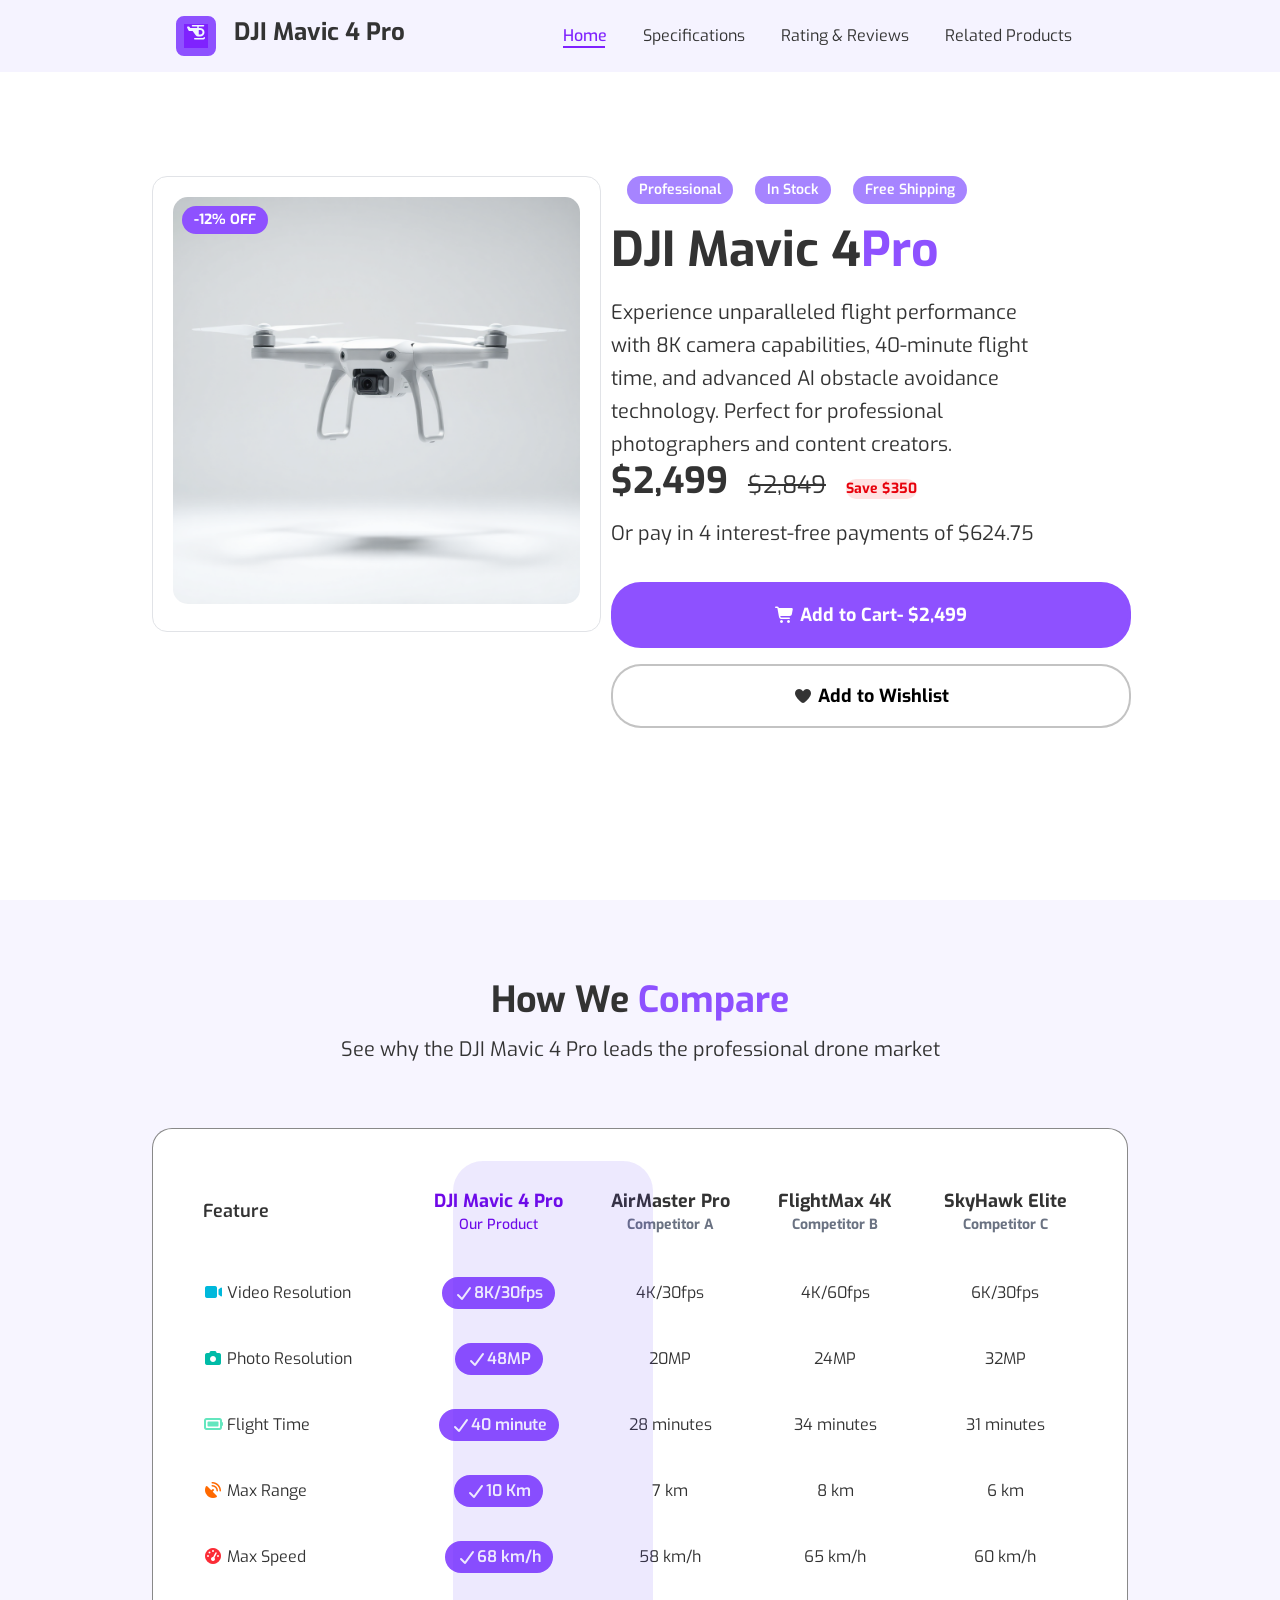
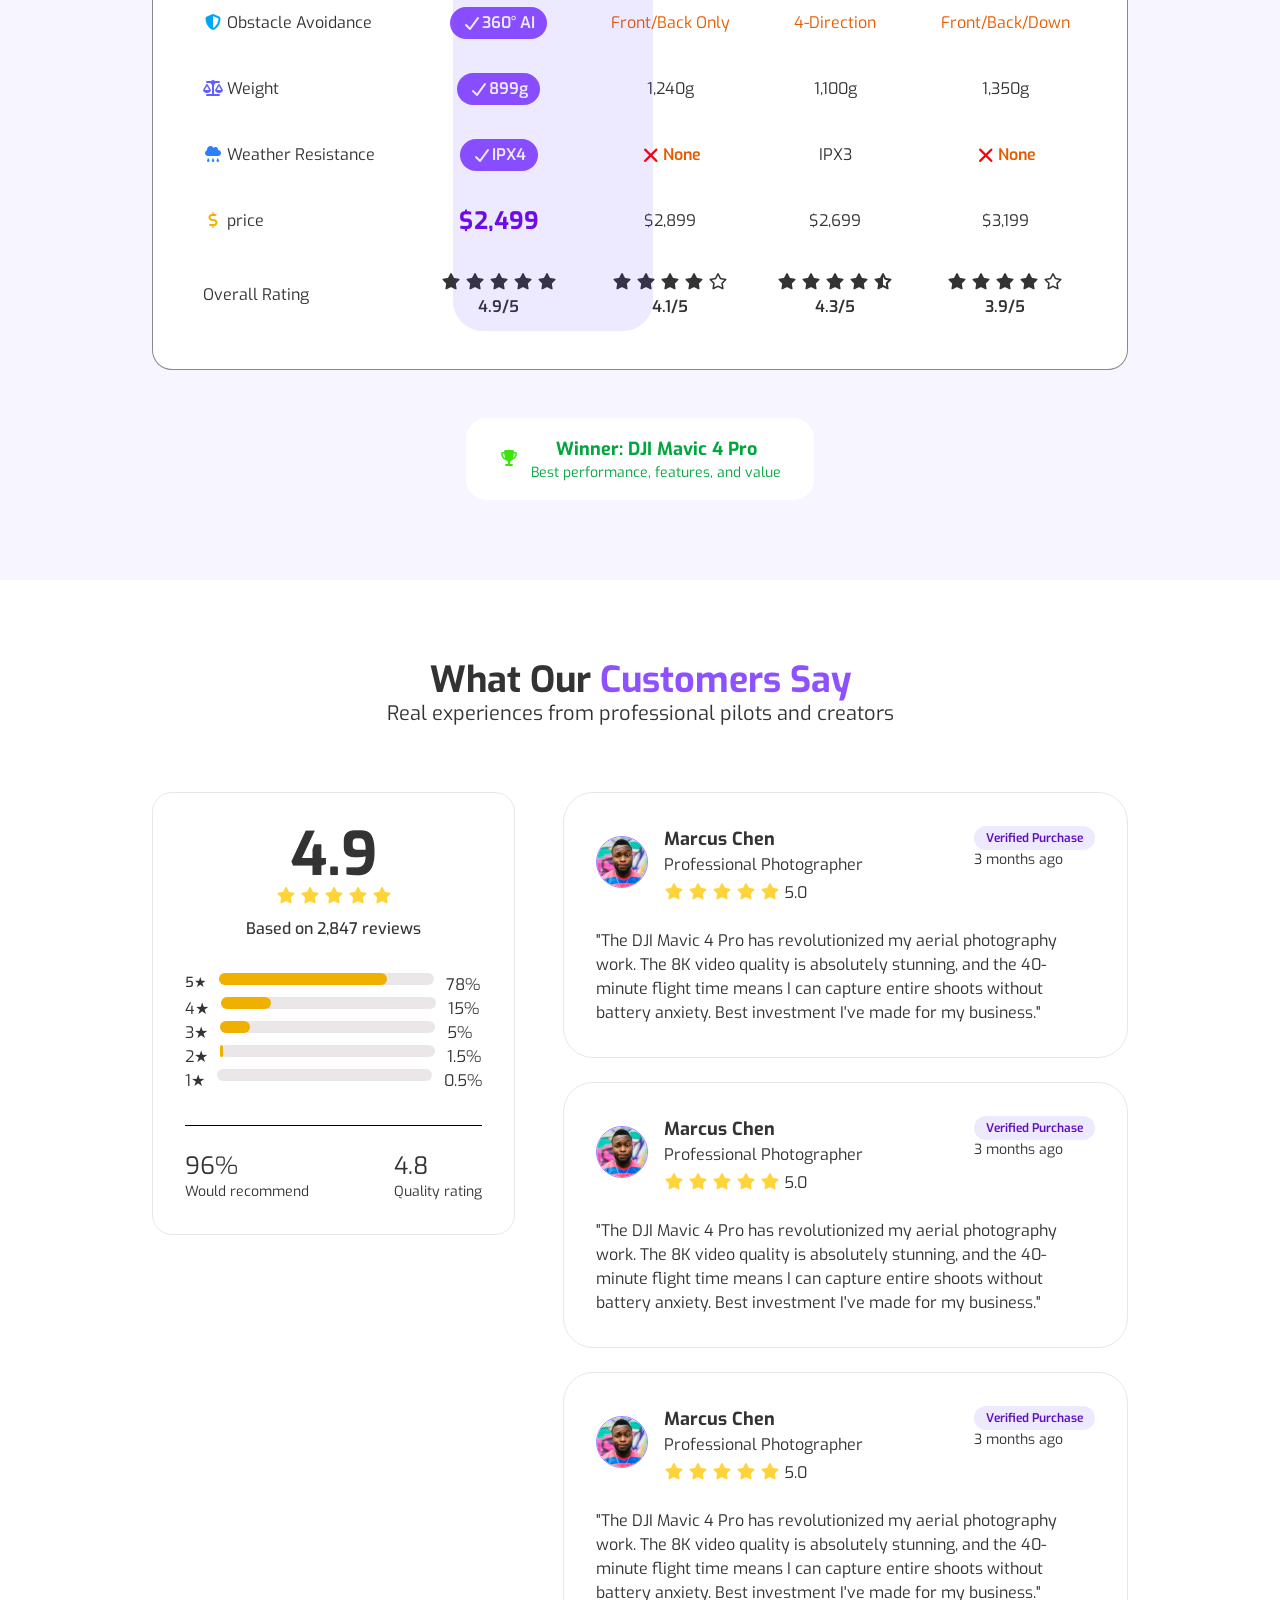
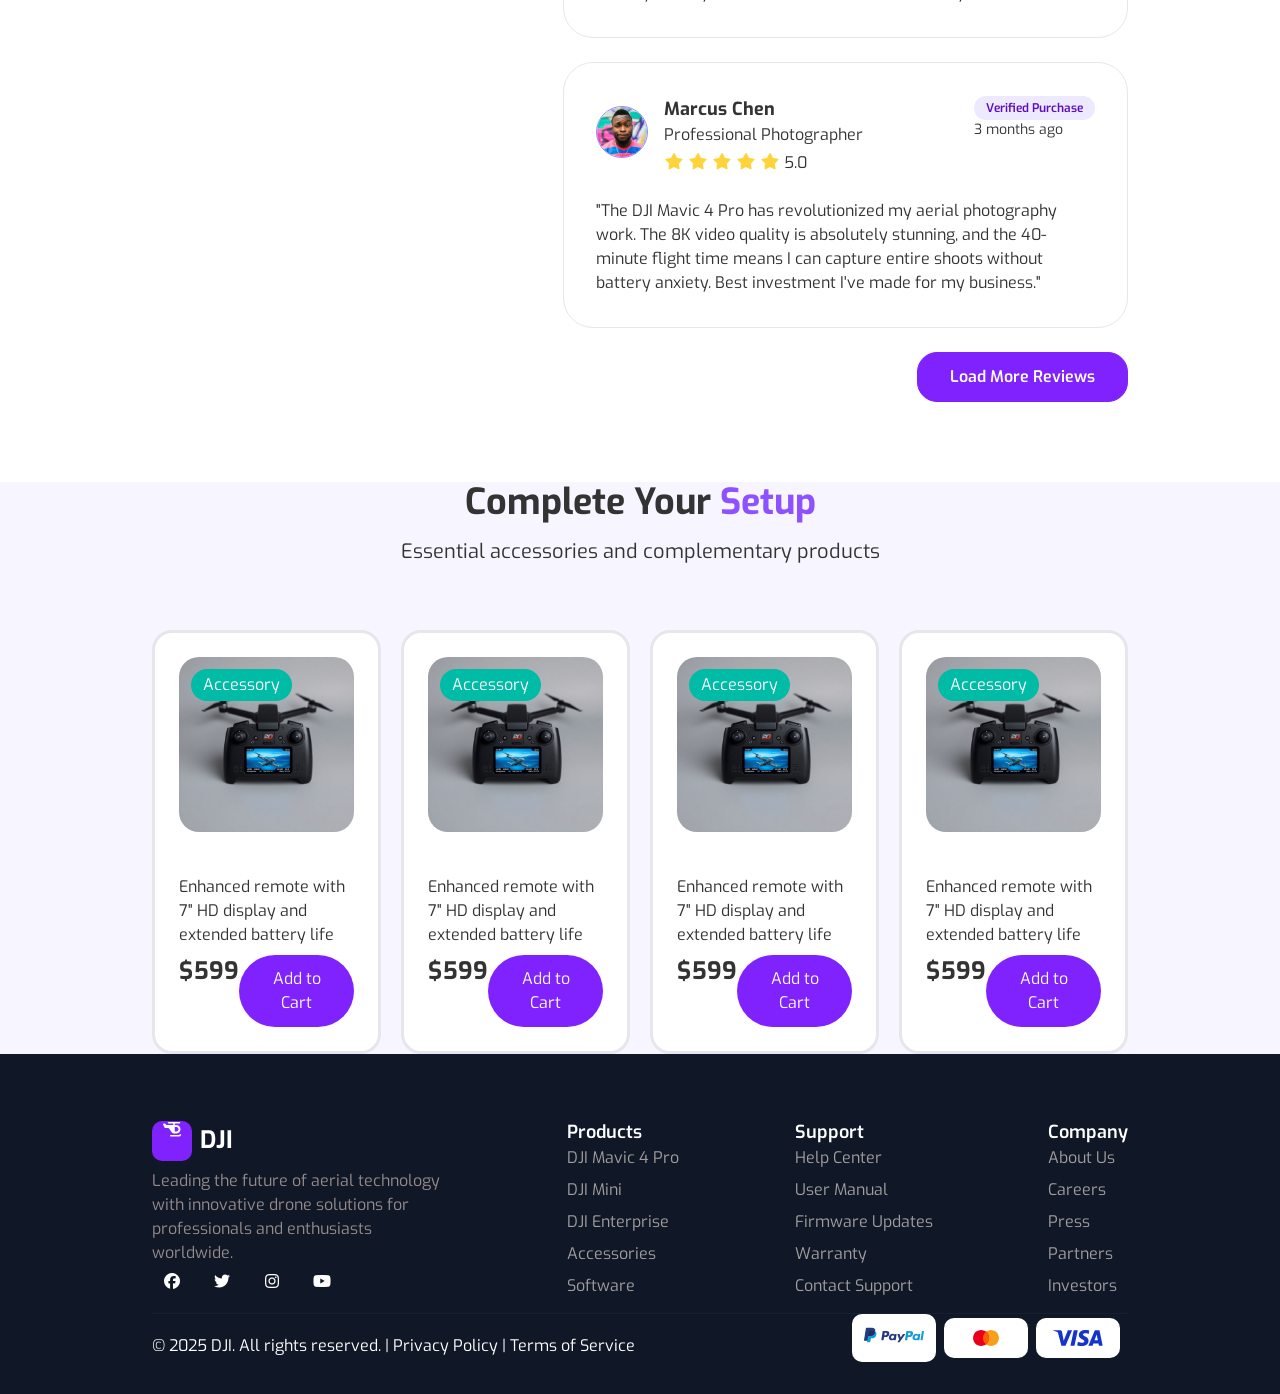
<file: index.html>
<!DOCTYPE html>
<html lang="en">
  <head>
    <meta charset="UTF-8" />
    <meta name="viewport" content="width=device-width, initial-scale=1.0" />
    <title>DJI Mavic 4 Pro|The Ultimate Drone </title>

    <link rel="preconnect" href="https://fonts.googleapis.com" />
    <link rel="preconnect" href="https://fonts.gstatic.com" crossorigin />
    <link
      href="https://fonts.googleapis.com/css2?family=Chakra+Petch:ital,wght@0,300;0,400;0,500;0,600;0,700;1,300;1,400;1,500;1,600;1,700&family=Exo:ital,wght@0,100..900;1,100..900&family=IBM+Plex+Sans+Arabic:wght@100;200;300;400;500;600;700&family=Inter:ital,opsz,wght@0,14..32,100..900;1,14..32,100..900&display=swap"
      rel="stylesheet"
    />
    <link href="../css/all.min.css" rel="stylesheet" />
    <link href="./css/style.css" rel="stylesheet" />
  </head>
  <body>
    <header>
      <div class="nav-bar">
        <div class="nav-bar-color">
          <div class="container">
            <div class="center-nav inner-container">
              <div class="left-part">
                <div class=" center">
                  <i
                    class="fa-solid fa-helicopter main-color width "
                    style="color: aliceblue"
                  ></i>
                  <span class="red">DJI Mavic 4 Pro</span>
                </div>
              </div>

              <div class="right-part">
                <div class="relative">
                  <ul>
                    <li class="active" id="#home">Home</li>
                    <li href="#Specifications">Specifications </li>
                    <li href="#Rating & Reviews">Rating & Reviews</li>
                    <li href="#Related Products">Related Products</li>






                  </ul>
                </div>
              </div>
            </div>
          </div>
        </div>
      </div>
    </header>

    <section class="hero ">
      <div class="container">
    <div class="  center">
      
      <div class="hero-image">
        <div class="img-border">
        <img src="images/hero-img.png">
      </div>
        <p class="main-color">  -12% OFF </p>
    
    </div>

    <div class="hero-content">
      <div class="hero-spans center">
      <span>Professional</span>
      <span>In Stock</span>
      <span>Free Shipping</span>
      </div>

      <h1>DJI Mavic 4<span>Pro</span></h1>
      <p>Experience unparalleled flight performance with 8K camera capabilities, 40-minute flight time, and advanced AI obstacle avoidance technology. Perfect for professional photographers and content creators.</p>
    <div class="space-y">
      <div class="prices">
      <span class="current-prices">$2,499</span>
      <span class="old-prices">$2,849</span>
      <span class="saved">Save $350</span>
      </div>
      <p>Or pay in 4 interest-free payments of $624.75</p>
      </div>
      <button class="to-cart main-btns"> <i class="fa-solid fa-cart-shopping" style="color: #ffffff;"></i> 
      
      Add to Cart- $2,499    
      </button>

       <button class="main-btns wishlist"> <i class="fa-solid fa-heart"></i> 
      
    Add to Wishlist

      </button>

    </div>
    </div>
    </div>
    </section>

    <section>
      <div class="how-we-compare" id="#Specifications">
        <div class="container">
          <div class="content">
            <h2 class="main-heading-coloring">How We <span class="main-heading-span">Compare</span></h2>
          <p>See why the DJI Mavic 4 Pro leads the professional drone market</p>
          </div>



<div class="table-div ">
<table class="">
  
  <div class="highlight"></div>
  <thead>
    <tr>
      <th class="feature left-td">Feature</th>

      <th>
        <div>
          <div class="titles main-product-title">DJI Mavic 4 Pro</div>
          <div class="our-product">Our Product</div>
        </div>
      </th>

      <th>
        <div>
          <div class="titles product-title">AirMaster Pro</div>
          <div class="Competitors">Competitor A</div>
        </div>
      </th>

      <th>
        <div>
          <div class="titles product-title">FlightMax 4K</div>
          <div class="Competitors">Competitor B</div>
        </div>
      </th>

      <th>
        <div>
          <div class="titles product-title">SkyHawk Elite</div>
          <div class="Competitors">Competitor C</div>
        </div>
      </th>
    </tr>
  </thead>

  <tbody>
    <tr>
      <td  class="left-td">
        <i class="fa-solid fa-video" style="color: #00B8DB;"></i>
        
        <span class="left-td">Video Resolution</span>
      
      </td>

      <td>
        <span class="table-centering main-color table-padding" style="color: #ffffff;">
          <i class="fa-solid fa-check" style="color: #ffffff;"></i>
          <p class="our-color">8K/30fps</p>
        </span>
      </td>

      <td>4K/30fps</td>
      <td>4K/60fps</td>
      <td>6K/30fps</td>
    </tr>

    <tr>
      <td  class="left-td">
        <i class="fa-solid fa-camera" style="color: #00BBA7;"></i>
        <span>Photo Resolution</span>
      </td>

      <td>
        <span class="table-centering main-color table-padding bla"  style="color: #ffffff; ">
          <i class="fa-solid fa-check " style="color: #ffffff;"></i>
          <p class="our-color">48MP</p>
        </span>
      </td>

      <td>20MP</td>
      <td>24MP</td>
      <td>32MP</td>
    </tr>

 <tr>
      <td  class="left-td">
       <i class="fa-solid fa-battery-full" style="color: #63E6BE;"></i>
        <span>Flight Time</span>
      </td>

      <td>
        <span class="table-centering main-color table-padding">
          <i class="fa-solid fa-check"  style="color: #ffffff;"></i>
          <p class="our-color">40 minute</p>
        </span>
      </td>

      <td>28 minutes</td>
      <td>34 minutes</td>
      <td>31 minutes  </td>
    </tr>


    <tr>
      <td  class="left-td">
        <i class="fa-solid fa-satellite-dish"style="color: #FF6900;"></i>
        <span>Max Range</span>
      </td>

      <td>
        <span class="table-centering main-color table-padding">
          <i class="fa-solid fa-check"  style="color: #ffffff;"></i>
          <p class="our-color">10 Km</p>
        </span>
      </td>

      <td>7 km</td>
      <td>8 km</td>
      <td>6 km</td>
    </tr>


    <tr>
      <td  class="left-td">
        <i class="fa-solid fa-gauge-high"style="color: #FB2C36;"></i>
        <span>Max Speed</span>
      </td>

      <td>
        <span class="table-centering main-color table-padding">
          <i class="fa-solid fa-check"  style="color: #ffffff;"></i>
          <p class="our-color">68 km/h</p>
        </span>
      </td>

      <td>58 km/h</td>
      <td>65 km/h</td>
      <td>60 km/h</td>
    </tr>

    <tr>
      <td  class="left-td">
        <i class="fa-solid fa-shield-halved" style="color: #00A6F4;"></i>
        <span>Obstacle Avoidance</span>
      </td>

      <td>
        <span class="table-centering main-color table-padding">
          <i class="fa-solid fa-check"  style="color: #ffffff;"></i>
          <p class="our-color">360° AI</p>
        </span>
      </td>

      <td class="draw-back">Front/Back Only</td>
      <td class="draw-back">4-Direction</td>
      <td class="draw-back">Front/Back/Down</td>
    </tr>

    <tr>
      <td  class="left-td">
        <i class="fa-solid fa-scale-balanced" style="color: #615FFF;"></i>
        <span>Weight</span>
      </td>

      <td >
        <span class="table-centering main-color table-padding">
          <i class="fa-solid fa-check"  style="color: #ffffff;"></i>
          <p class="our-color">899g</p>
        </span>
      </td>

      <td>1,240g</td>
      <td>1,100g</td>
      <td>1,350g</td>
    </tr>

    <tr>
      <td   class="left-td">
        <i class="fa-solid fa-cloud-rain" style="color: #2B7FFF;"></i>
        <span>Weather Resistance</span>
      </td>

      <td>
        <span class="table-centering main-color table-padding" > 
          <i class="fa-solid fa-check"  style="color: #ffffff;" ></i>
          <p class="our-color">IPX4</p>
        </span>
      </td>

   <td>
  <div class="x-none">
    <i class="fa-solid fa-xmark" style="color: red;"></i>
    <span class="draw-back">None</span>
  </div>
</td>


      <td>IPX3</td>

      <td>
  <div class="x-none">
    <i class="fa-solid fa-xmark" style="color: red;"></i>
    <span class="draw-back">None</span>
  </div>
</td>

   
    </tr>

    <tr>
      <td  class="left-td">
        <i class="fa-solid fa-dollar-sign" style="color: #F0B100;"></i>
        <span>price</span>
      </td>

      <td>
        <span>
          <p class="our-price">$2,499</p>
        </span>
      </td>

      <td>$2,899</td>
      <td>$2,699</td>
      <td>$3,199</td>
    </tr>

    <tr>
      <td  class="left-td">
        <span>Overall Rating</span>
      </td>

      <td>
        <span>
          <i class="fa-solid fa-star"></i>
          <i class="fa-solid fa-star"></i>
          <i class="fa-solid fa-star"></i>
          <i class="fa-solid fa-star"></i>
          <i class="fa-solid fa-star"></i>
          <p>4.9/5</p>
        </span>
      </td>

      <td>
        <span>
          <i class="fa-solid fa-star"></i>
          <i class="fa-solid fa-star"></i>
          <i class="fa-solid fa-star"></i>
          <i class="fa-solid fa-star"></i>
          <i class="fa-regular fa-star"></i>
          <p>4.1/5</p>
        </span>
      </td>

      <td>
        <span>
          <i class="fa-solid fa-star"></i>
          <i class="fa-solid fa-star"></i>
          <i class="fa-solid fa-star"></i>
          <i class="fa-solid fa-star"></i>
          <i class="fa-solid fa-star-half-stroke"></i>
          <p>4.3/5</p>
        </span>
      </td>

      <td>
        <span>
          <i class="fa-solid fa-star"></i>
          <i class="fa-solid fa-star"></i>
          <i class="fa-solid fa-star"></i>
          <i class="fa-solid fa-star"></i>
          <i class="fa-regular fa-star"></i>
          <p>3.9/5</p>
        </span>
      </td>
    </tr>
  </tbody>
  
</table>
</div>


<div class="winner">
  <div class="inner-winner ">
   <div class="inner-winner-content">
    
   <div class="trophy">
      <i class="fa-solid fa-trophy" style="color: #39e60a;"></i>
   </div>
    <div class="paragraph">
      <p class="top">Winner: DJI Mavic 4 Pro</p>
    <p class="bottom">Best performance, features, and value  </p>
   </div>
    </div>
  </div>

</div>


        </div>
      </div>
    </section>

    <section>
      <div class="testimonials">
<div class="padding">



        <div class="container ">

        
<div class="heading">
  <h2 class="main-heading-coloring">What Our <span class="main-heading-span">Customers Say</span></h2>
<p>Real experiences from professional pilots and creators</p>
</div>


<div class="d-flex">

<div class="rating-left">
  <div class="bla">
<div class="rating-number">4.9</div>
<div class="stars">
  <i class="fa-solid fa-star" style="color: #FFD43B;"></i>
  <i class="fa-solid fa-star" style="color: #FFD43B;"></i>
  <i class="fa-solid fa-star" style="color: #FFD43B;"></i>
  <i class="fa-solid fa-star" style="color: #FFD43B;"></i>
  <i class="fa-solid fa-star" style="color: #FFD43B;"></i>
</div>

<div class="revies">Based on 2,847 reviews</div>
</div>

<div class="fives">
  <span class="m-12 num">5★</span>
  <div class="border m-12 ">
    <div class="border-2"></div>
  </div>
  <span>78%</span>
</div>


<div class="fives">
  <span class="m-12">4★</span>
  <div class="border m-12 "> <div class="border-3"></div></div>
  
  <span>15%</span>
</div>


<div class="fives">
  <span class="m-12">3★</span>
  <div class="border m-12 "> <div class="border-4"></div></div>
  <span>5%</span>
</div>


<div class="fives">
  <span class="m-12">2★</span>
  <div class="border m-12 "> <div class="border-5"></div></div>
  <span>1.5%</span>
</div>



<div class="fives">
  <span class="m-12">1★</span>
  <div class="border m-12 "> </div>
  <span>0.5%</span>
</div>



<div class="percenteages">

  <div class="grid">
<div class="recommenede">
  <p class="recommended-percenteages font-percentage">96%</p>
    <p class="suggestions">Would recommend
</p>
  </div>
  <div class="quality">
    <p class="font-percentage">4.8</p>
    <p class="suggestions">Quality rating </p>
  </div>
  </div>
  

</div>




         



</div>


  <div class="rating-right">
    <div class="opinions ">

      <div class="centering">

      

        <div class="idk">

        <div class="customer-image">
         <img src="images/avatar-2.jpg">      
        </div>

<div class="customer-info">
         <h4>Marcus Chen</h4>
         <p>Professional Photographer</p>
         <div class="review-stars">
          <i class="fa-solid fa-star" style="color: #FFD43B;"></i>
          <i class="fa-solid fa-star" style="color: #FFD43B;"></i>
          <i class="fa-solid fa-star" style="color: #FFD43B;"></i>
          <i class="fa-solid fa-star" style="color: #FFD43B;"></i>
          <i class="fa-solid fa-star" style="color: #FFD43B;"></i>
          <span>  5.0</span>
        </div>
         
</div>

        </div>

      <div class="text-right">
        <span>Verified Purchase</span>
        <p>3 months ago</p>
      </div>

</div>
     
  <div class="opinion">
        "The DJI Mavic 4 Pro has revolutionized my aerial photography work. The 8K video quality is absolutely stunning, and the 40-minute flight time means I can capture entire shoots without battery anxiety. Best investment I've made for my business."
      </div>
 




      
    </div>

      <div class="opinions ">

      <div class="centering">

      

        <div class="idk">

        <div class="customer-image">
         <img src="images/avatar-2.jpg">      
        </div>

<div class="customer-info">
         <h4>Marcus Chen</h4>
         <p>Professional Photographer</p>
         <div class="review-stars">
          <i class="fa-solid fa-star" style="color: #FFD43B;"></i>
          <i class="fa-solid fa-star" style="color: #FFD43B;"></i>
          <i class="fa-solid fa-star" style="color: #FFD43B;"></i>
          <i class="fa-solid fa-star" style="color: #FFD43B;"></i>
          <i class="fa-solid fa-star" style="color: #FFD43B;"></i>
          <span>  5.0</span>
        </div>
         
</div>

        </div>

      <div class="text-right">
        <span>Verified Purchase</span>
        <p>3 months ago</p>
      </div>

</div>
     
  <div class="opinion">
        "The DJI Mavic 4 Pro has revolutionized my aerial photography work. The 8K video quality is absolutely stunning, and the 40-minute flight time means I can capture entire shoots without battery anxiety. Best investment I've made for my business."
      </div>
 




      
    </div>

      <div class="opinions ">

      <div class="centering">

      

        <div class="idk">

        <div class="customer-image">
         <img src="images/avatar-2.jpg">      
        </div>

<div class="customer-info">
         <h4>Marcus Chen</h4>
         <p>Professional Photographer</p>
         <div class="review-stars">
          <i class="fa-solid fa-star" style="color: #FFD43B;"></i>
          <i class="fa-solid fa-star" style="color: #FFD43B;"></i>
          <i class="fa-solid fa-star" style="color: #FFD43B;"></i>
          <i class="fa-solid fa-star" style="color: #FFD43B;"></i>
          <i class="fa-solid fa-star" style="color: #FFD43B;"></i>
          <span>  5.0</span>
        </div>
         
</div>

        </div>

      <div class="text-right">
        <span>Verified Purchase</span>
        <p>3 months ago</p>
      </div>

</div>
     
  <div class="opinion">
        "The DJI Mavic 4 Pro has revolutionized my aerial photography work. The 8K video quality is absolutely stunning, and the 40-minute flight time means I can capture entire shoots without battery anxiety. Best investment I've made for my business."
      </div>
 

  
   
  </div>


        <div class="opinions ">

      <div class="centering">

      

        <div class="idk">

        <div class="customer-image">
         <img src="images/avatar-2.jpg">      
        </div>

<div class="customer-info">
         <h4>Marcus Chen</h4>
         <p>Professional Photographer</p>
         <div class="review-stars">
          <i class="fa-solid fa-star" style="color: #FFD43B;"></i>
          <i class="fa-solid fa-star" style="color: #FFD43B;"></i>
          <i class="fa-solid fa-star" style="color: #FFD43B;"></i>
          <i class="fa-solid fa-star" style="color: #FFD43B;"></i>
          <i class="fa-solid fa-star" style="color: #FFD43B;"></i>
          <span>  5.0</span>
        </div>
         
</div>

        </div>

      <div class="text-right">
        <span>Verified Purchase</span>
        <p>3 months ago</p>
      </div>

</div>
     
  <div class="opinion">
        "The DJI Mavic 4 Pro has revolutionized my aerial photography work. The 8K video quality is absolutely stunning, and the 40-minute flight time means I can capture entire shoots without battery anxiety. Best investment I've made for my business."
      </div>
 

  
   
  </div>



</div>


       
</div>


<div class="das">
    <button class="more-reviews">
<span>Load More Reviews</span>

  </button>
</div>
        
        
        </div>
        </div>
      
    </section>


    <section>
      <div class="related-products">
        <div class="padding">
        <div class="container">
           <div class="content">
            <h2 class="main-heading-coloring">Complete Your <span class="main-heading-span">Setup</span></h2>
          <p>Essential accessories and complementary products</p>
          </div>

          <div class="products">

            <div class="d-flex"> 
       


              
              <div class="drone">
              <div class="drone-image">
                <img src="images/related-products-1.png">
                <span>Accessory</span>
              </div>
          
                <h3>Pro Controller</h3>
                <p>Enhanced remote with 7" HD display and extended battery life</p>
            
                <div class="price  d-flex">
                  <span>$599</span>
                  <button>Add to Cart</button>
                </div>
          
            </div>


            
              <div class="drone">
              <div class="drone-image">
                <img src="images/related-products-1.png">
                <span>Accessory</span>
              </div>
          
                <h3>Pro Controller</h3>
                <p>Enhanced remote with 7" HD display and extended battery life</p>
            
                <div class="price  d-flex">
                  <span>$599</span>
                  <button>Add to Cart</button>
                </div>
          
            </div>


            
              <div class="drone">
              <div class="drone-image">
                <img src="images/related-products-1.png">
                <span>Accessory</span>
              </div>
          
                <h3>Pro Controller</h3>
                <p>Enhanced remote with 7" HD display and extended battery life</p>
            
                <div class="price  d-flex">
                  <span>$599</span>
                  <button>Add to Cart</button>
                </div>
          
            </div>


            
              <div class="drone">
              <div class="drone-image">
                <img src="images/related-products-1.png">
                <span>Accessory</span>
              </div>
          
                <h3>Pro Controller</h3>
                <p>Enhanced remote with 7" HD display and extended battery life</p>
            
                <div class="price  d-flex">
                  <span>$599</span>
                  <button>Add to Cart</button>
                </div>
          
            </div>
 </div>

</div> 

          </div>
        </div>
      </div>

</div>
    </section>



    <footer>
      <div class="footer-content">

        <div class="container">

          <div class="d-flex">
        <div class="us">
          <div class="logo-title">
            <div class="logo">
              <i class="fa-solid fa-helicopter"></i>
            </div>
            <span>DJI</span>
          </div>
          <p>Leading the future of aerial technology with innovative drone solutions for professionals and enthusiasts worldwide.</p>
       
          <div class="social-media">
            <i class="fa-brands fa-facebook"></i>
            <i class="fa-brands fa-twitter"></i>
            <i class="fa-brands fa-instagram"></i>
            <i class="fa-brands fa-youtube"></i>
          </div>

        </div>


        <div class="products">
          <h3>Products</h3>
          <ul>
            <li > <span>
              DJI Mavic 4 Pro</span></li>
             <li><span> 
              DJI Mini</span> </li>
              <li> <span>
                DJI Enterprise</span></li>
               <li>
                <span>Accessories </span></li>
                <li><span>
                  Software </span></li>
          </ul>
        </div>

        <div class="products">
          <h3>Support</h3>
          <ul>
            <li > <span>
              Help Center</span></li>
             <li><span> 
              User Manual</span> </li>
              <li> <span>
               Firmware Updates</span></li>
               <li>
                <span>Warranty </span></li>
                <li><span>
                  Contact Support </span></li>
          </ul>
        </div>

        
        <div class="products">
          <h3>Company</h3>
          <ul>
            <li > <span>
              About Us</span></li>
             <li><span> 
              Careers</span> </li>
              <li> <span>
               Press</span></li>
               <li>
                <span>Partners </span></li>
                <li><span>
                  Investors </span></li>
          </ul>
        </div>

      




        </div>

        <div class="copy-rights">
          <p>© 2025 DJI. All rights reserved. | Privacy Policy | Terms of Service</p>
        

          <div class="payments">
            <div class="paypal">
              <img src="images/paypal.svg">
            </div>

            <div class="master-card">
              <img src="images/master-card.svg">
            </div>

            <div class="visa">
              <img src="images/visa.svg">
            </div>
          </div>
        
        </div>

</div>



      </div>
    </footer>


</html>
</file>
<file: css/style.css>
/*  fix height in .rating-left */
*{
  font-family: "Exo", sans-serif;
  font-size: 16px;
  font-weight: 400;
  line-height: 24px;
  color: #333333;
  box-sizing: border-box;
  margin: 0px;
  padding: 0px;
}
*::selection {
  background-color: #8e51ff;
  color: white;
}
.content p, .heading p{
  width: fit-content;
  margin:auto;
 
}
:root {
  --main-text: #333333;
  --border-color:#E5E7EB;
  --main-color: #7f22fe;
}

span,
a {
  display: inline-block;
}
ul {
  list-style-type: none;
}
ul li {
  display: inline-block;
}
button {
  cursor: pointer;
}
a {
  text-decoration: none;
}
img {
  width: 100%;
}
.container {
  margin: auto;
  width: 80%;
  padding: 0px 24px;
}

/* BEGINING OF OF HEADER---------------------- */
.main-color {
  background-color: #8e51ff;
}
.nav-bar {
  position: fixed;
  top: 0px;
  left: 0px;
  right: 0px;
  width: 100%;
  z-index: 99999;
}

.left-part i {
  width: 40px !important;
  height: 40px;
  border-radius: 8px;
  border: solid #8e51ff 8px;
  margin-right: 8px;
}
.center-nav {
  display: flex;
  align-items: center;
  justify-content: space-between;
}
.table-padding {
  padding: 4px 12px;
}
.table-centering {
  display: flex;
  align-items: center;
  justify-content: center;
}

td span p {
  color: #333;
  font-size: 16px;
  line-height: 24px;
  font-weight: 600;
  margin: auto;
}
.nav-bar-color {
  background-color: #f5f3ff;
}
.inner-container {
  padding: 16px 24px;
}
.left-part span {
  font-size: 24px;
  line-height: 32px;
  font-weight: 700;
}

.right-part li {
  cursor: pointer;
}
.our-price {
  font-size: 24px;
  line-height: 32px;
  font-weight: 700;
  color: #7008e7;
}
.active {
  color: #7f22fe;
  font-weight: 500;
}
.relative {
  position: relative;
}
.relative li {
  margin-right: 32px;
  transition: 0.3s;
}
.relative::before {
  position: absolute;
  content: "";
  width: 42px;
  height: 2px;
  background-color: #7f22fe;
  bottom: 0px;
}

li:hover {
  color: #7f22fe;
}

/* //help here------------------------------
.relative li:hover::before{
    background-color: red;
} */

/* END OF HEADER---------------------- */
.center {
  display: flex;
  align-items: center;
  /* justify-content: space-evenly; */
  gap: 10px;
  width: calc((100%-30px)/2);  
  align-items: stretch;
}
.hero-image,
.hero-content {
  width: 46%;
}
.hero {
  padding-top: 176px;
  padding-bottom: 96px;
 min-height: 100vh;
}

.img-border {
  padding: 20px;
  border: 1.6px solid #e1e3e7;
  border-radius: 15px;
}

.hero-image {
  position: relative;
}
.img-border img {
  border-radius: 15px;

}
.hero-image p {
  position: absolute;
  top: 30px;
  left: 30px;
  color: #fff;
  font-size: 14px;
  line-height: 20px;
  font-weight: 700;
  padding: 4px 12px;
  border-radius: 20px;
}
.hero-spans {
  margin-bottom: 16px;
  margin-left: 16px;
}

.hero-spans span {
  padding: 4px 12px;
  margin-right: 12px;
  background-color: #a684ff;
  border-radius: 15px;
  color: white;
  font-size: 14px;
  line-height: 20px;
  font-weight: 600;
}

h1 {
  font-size: 48px;
  line-height: 60px;
  font-weight: 700;
  color: #333;
  margin-bottom: 16px;
}
h1 span {
  color: #8e51ff;
  font-size: 48px;
  line-height: 60px;
  font-weight: 700;
}
.hero-content p {
  font-size: 20px;
  line-height: 33px;
  font-weight: 400;
  color: #333;
}
.prices {
  margin-bottom: 16px;
}
.current-prices {
  font-size: 36px;
  line-height: 40px;
  font-weight: 700;
  color: #333;
  margin-right: 16px;
}
.old-prices {
  font-size: 24px;
  line-height: 32px;
  font-weight: 400;
  color: #333;
  text-decoration: line-through;
  margin-right: 16px;
}
.saved {
  font-size: 14px;
  line-height: 20px;
  font-weight: 700;
  color: #e7000b;
  background-color: #ffe2e2;
  border-radius: 15px;
}
.space-y {
  margin-bottom: 32px;
}
.main-btns {
  padding: 16px 32px;
  margin-bottom: 16px;
  border: 2px solid #fff;
  border-radius: 30px;
  font-size: 18px;
  line-height: 28px;
  font-weight: 700;
  transition: 0.3s;
}
.to-cart {
  width: 520px;
  background-color: #8e51ff;
  border: 3px solid #8e51ff;
  color: #fff;
}
.wishlist {
  width: 520px;
  background-color: #fff;
  color: black;
  border: 2px solid rgba(0, 0, 0, 0.234);
}

button:hover {
  transform: scale(1.02);
}
/* --------------- */
.how-we-compare,.related-products {
  background-color: #f7f5ff;
}
section .how-we-compare {
  padding: 80px 0px;
}
.content {
  margin-bottom: 64px;
  text-align: center;
}
.content p {
  font-size: 20px;
  line-height: 28px;
  font-weight: 400;
  color: #333;
}
h2{
  width: fit-content;
  margin-bottom: 16px;
}
.content h2 {
  margin-bottom: 16px;
}
.main-heading-coloring {
  font-size: 36px;
  line-height: 40px;
  font-weight: 700;
  color: #333;
  margin: auto;
}
.main-heading-span {
  font-size: 36px;
  line-height: 40px;
  font-weight: 700;
  color: #8e51ff;
}

/* -----------table--------- */
.table-div {
  border: 1.6px solid #33333393;
  padding: 32px;
  border-radius: 20px;
  width: 100%;
  background-color: white;
  position: relative;
}

.highlight{
position: absolute;
height: 770px;
width: 200px;
left: 300px;
border-bottom-right-radius: 30px;
border-bottom-left-radius: 30px;
border-top-right-radius: 30px;
border-top-left-radius: 30px;
background-color: rgba(77, 39, 245, 0.1);

}
td {
  text-align: center;
}

.left-td {
  text-align: left;
}
table {
  width: 100%;
}

table td {
  padding: 16px;
}

table th {
  padding: 24px 16px;
}
.feature {
  font-size: 18px;
  line-height: 28px;
  font-weight: 600;
  color: #333;
}
.product-title {
  color: #333;
}
.titles {
  font-size: 18px;
  font-weight: 700;
  line-height: 28px;
}
.main-product-title {
  color: #7008e7;
}

.our-product {
  font-size: 14px;
  line-height: 20px;
  font-weight: 500;
  color: #7008e7;
}
.Competitors {
  font-size: 14px;
  line-height: 20px;
  font-weight: 700;
  color: #6a7282;
}
table .main-color {
  border-radius: 20px;
  width: fit-content;
  color: white;
  font-size: 14px;
  line-height: 20px;
  font-weight: 600;
  text-align: center;
  margin: auto;
}
.bla {
  text-align: center;
}
.our-color {
  color: white;
}

table p {
  border-radius: 10px;
  width: fit-content;
  color: white;
  font-size: 14px;
  line-height: 20px;
  font-weight: 600;
}
.draw-back{
  color: #e55c00;
  text-align: center;
}

.x-none {
  display: flex;
  align-items: center;
  justify-content: center;
 
}

.x-none i {
  font-size: 18px;
}

.x-none span {
  font-size: 16px;
  font-weight: 600;
}

/* end of table------------ */

.inner-winner {
  display: flex;
  justify-content: center;
  width: 100%;
}


.inner-winner-content{
   display: flex;
  align-items: center;
  background-color: rgb(255, 255, 255);
  justify-content: center;
  margin-top: 48px;
  border:  1px solid rgb(255, 255, 255);
  padding: 16px 32px;
  text-align: center;
  border-radius: 20px;

  
}
.bordering{
  background-color: white;
}
.inner-winner-content .top{
  font-size: 18px;
  line-height: 28px;
  font-weight: 700;
  color: #00a63e;
}
.inner-winner-content .bottom{
  font-size: 14px;
  line-height: 20px;
  font-weight: 400;
  color: #00a63e;

}






/* --------3rd section--------------- */
.heading p{
  font-size: 20px;
  line-height: 28px;
  font-weight: 400;
  color: var(--main-text);
}
.heading{
  margin-bottom: 64px;

}

.rating-number{
  font-size: 60px;
  font-weight: 700;
  line-height: 60px;
  color: var(--main-text);
  width: fit-content;
  margin-bottom: 8px;
  margin: auto;

}
.stars{
  width: fit-content;
  margin: auto;
  margin-bottom: 8px;

}
.bla{
  margin-bottom: 32px;
}

.revies{
  font-weight: 500;
  width: fit-content;
  margin: auto;
}
.m-12{
  margin-right: 12px;
}
.fives{
  display: flex;
}
.num{
  font-size: 14px;
  font-weight: 500;
  line-height: 20px;
  color: var(--main-text);
}

.border{
  width: 215px;
  height: 12px;
  background-color: #ebe6e7;
  border-radius: 20px;
}
.border-2{
  width: 168px;
  height: 12px;
  background-color: #F0B000;
  border-radius: 20px;
}
.border-3{
    width: 50px;
  height: 12px;
  background-color: #F0B000;
  border-radius: 20px;
}

.border-4{
   width: 30px;
  height: 12px;
  background-color: #F0B000;
  border-radius: 20px;

}
.border-5{
   width: 3px;
  height: 12px;
  background-color: #F0B000;
  border-radius: 20px;

}

.trophy{
  margin-right: 12px;
}
.grid{
  display: flex;
  justify-content: space-between;
  align-items: center;
  flex-wrap: wrap;
}
.recommended-percenteages{
  margin: auto;
}

.rating-left{
  border: 1.6px solid #E5E7EB;
  border-radius: 20px;
  padding: 32px;
   position: sticky;
    top: 10px;
   /* height: 424px; */
}


.suggestions{
  font-size: 14px;
  line-height: 20px;
  font-weight: 400;
  color: var(--main-text);
}

.font-percentage{
  font-size: 24px;
  height: 700;
  line-height: 32px;
  color: var(--main-text);
}

.percenteages{
  margin-top: 32px;
  border-top: 0.8px solid black;
  padding-top: 24px;
}


.d-flex{
  display: flex;
  justify-content: space-between;
  align-items: start;
gap: 48px;
}
.products .d-flex{
  gap: 20px;
  
}
.drone .d-flex{
  gap: 0px;
}

.opinions{
  border: 1.6px solid #E5E7EB;
  padding: 32px;
  margin-bottom: 24px;
  border-radius: 30px;
}
.customer-image img{
  border-radius: 100%;
  border: 1.6px solid #A683FF;
  width: 52px;
  height: 52px;
}

.idk{
  display: flex;
  justify-content: center;
  align-items: center;  
}

.centering{
  display: flex;
  justify-content: space-between;
  margin-bottom: 24px;
}
.customer-image{
  margin-right: 16px;
}
.review-stars{
  margin-top: 4px;
}

.customer-info h4{
  font-size: 18px;
  line-height: 28px;
    font-weight: 700;
    color: var(--main-text);
}

.text-right span{
  font-size: 12px;
  font-weight: 600;
  line-height: 16px;
  color: #5d0ec0;
  padding: 4px 12px;
  border-radius: 20px;
  background-color: #EDE9FE;
}
.text-right p{
  margin-top: 4px 0px 0px 0px;
  font-size: 14px;
  line-height: 20px;
  font-weight: 400;
  color: var(--main-text);
  

}

.opinions .center{
  margin-bottom: 24px;
}
.testimonials .padding{
  padding: 80px 0px;
}
.more-reviews{
 background-color: #7f22fe;
 border: 1.6px solid #7f22fe;
 border-radius: 20px; 
 padding: 12px 32px;
  transition: 0.3s all; 
}

.das{
  text-align: end;
   
}
.das:hover{
  background-color: white;
  color:#7f22fe ;
   font-size: 16px;
  font-weight: 600;
    line-height: 24px;
}

.more-reviews span{
   font-size: 16px;
  font-weight: 600;
    line-height: 24px;
    color: white;
}


/* ---------------------RELATED PRODUCTS------- */


h3{
  font-size: 20px;
  font-weight: 700;
  line-height: 28px;
  color: var(--main-text);
}

.price span{
  font-size: 24px;
  font-weight: 700;
  line-height: 32px;
  color: var(--main-text);
}

.drone{
  background-color: white;
  padding: 24px;
  border: 3px solid var(--border-color);
  border-radius: 20px;
}
.drone p,.drone h3{
  margin-bottom: 8px;
}
.price button{
  color: white;
  background-color: var(--main-color);
  padding: 8px 16px;
  border-radius: 38px;
  border: 4px solid transparent;
}

.drone-image img{
  border-radius: 20px;
}

.drone-image{
  transition: 0.3s all;
  position: relative;
}
.drone-image span{
  padding: 4px 12px;
  position: absolute;
  top: 12px;
  left: 12px;
  background-color: #00BBA6;
  border-radius: 20px;
  color: white;
}
.drone:hover .drone-image{
  transform: scale(1.1); 
}

.drone:hover button{
   transform: scale(1); 

}



/* -------------footer--------------------- */

.footer-content .d-flex{
  border-bottom: 1.6px solid #162030;
}
.footer-content{
  padding-top: 64px;
  padding-bottom: 32px;
  background-color: #101828;
}
.us{
  width: fit-content;

}
.logo-title{
  display: flex;
  align-items: center;
  width: fit-content;
  margin-bottom: 8px;

}
.fa-helicopter{
 width: 40px;
height: 40px;
background-color: var(--main-color);
border-radius: 10px;
color: white;

}
.logo i{
 margin-right: 8px;

}

.logo i, .logo-title span{
  color: white;
}
.logo-title span{
  font-size: 24px;
  font-weight: 700;
  line-height: 32px;
}
.us p{

display: inline-block;
width: 300px;
margin-bottom: 8px;
color: rgb(150, 139, 139);
 /* over her:i made a fixed width, 
width-fit-content, didnt work, why? */

}
.social-media{
  display: flex;
  align-items: center;
  gap: 10px;
  /* why they are not in the centere,?
   */

}
.social-media i{
  width: 40px;
  height: 40px;
  background-color: #10182800;
  cursor: pointer;
  border-radius: 10px;
  color: white;
}
.fa-facebook{
  transition: 0.3s all;
}
.fa-facebook:hover{
  background-color: blue;
}


.fa-twitter{
  transition: 0.3s all;
}
.fa-twitter:hover{
  background-color: rgb(44, 153, 248);
}



.fa-instagram{
  transition: 0.3s all;
}
.fa-instagram:hover{
  background-color: rgb(170, 0, 255);
}



.fa-youtube{
  transition: 0.3s all;
}
.fa-youtube:hover{
  background-color: rgb(255, 0, 0);
}


.products h3{
  color: white;
  font-size: 18px;
  font-weight: 600;
  line-height: 28px;
}

.products ul li {
  display: block;
  margin-bottom: 8px;
  
}
.products ul li span{
  transition: 0.3s all;
  color: rgb(162, 158, 158);
 
}
.products ul li:hover span{
  color: white;
  cursor: pointer;
}

/* .us p{
   /* over her:i made a fixed width, width-fit-content, didnt work, why? 
} 
   */

   /* .social-media{
    line798
   } */

   .copy-rights p{
    margin-top: 20px;
    width: fit-content;
    color: white;
   }

   .copy-rights{
    display: flex;
    justify-content: space-between;
   }

   .payments,.master-card,.visa{
    display: flex;
    justify-content: end;
    align-items: center;

  
   }

   .paypal img,.master-card img ,.visa img{
    width: 60px;
    height: 16px;
   }

   .paypal,.master-card,.visa{
  padding: 12px;
  background-color: white;
  border-radius: 10px;
  margin-right: 8px;
   }
</file>
